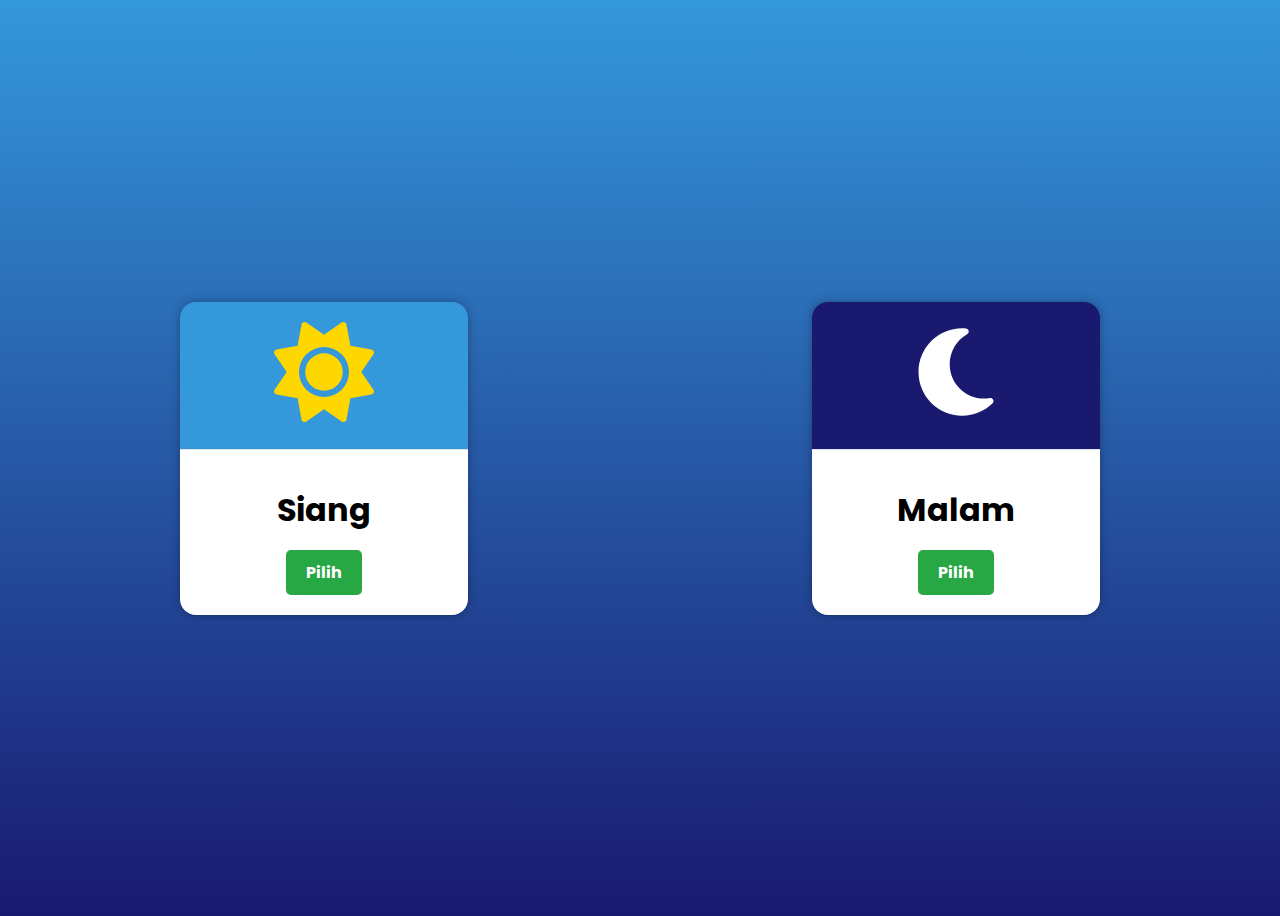
<file: index.html>
<!DOCTYPE html>
<html lang="en">

<head>
    <meta charset="UTF-8">
    <meta name="viewport" content="width=S, initial-scale=1.0">
    <link rel="stylesheet" href="style.css">
    <title>Home</title>
    <style>
        body {            
            background: linear-gradient(to bottom, #3498db, #191970);
        }

        .bg-day {
            background-color: #3498db;
        }

        .bg-night {
            background-color: #191970;
        }
    </style>
</head>

<body>
    <div class="container">
        <div class="card">
            <div class="card-header bg-day">
                <svg xmlns="http://www.w3.org/2000/svg" height="100" width="100" viewBox="0 0 512 512"
                    class="bi bi-brightness-high-fill">
                    <path fill="#FFD700"
                        d="M361.5 1.2c5 2.1 8.6 6.6 9.6 11.9L391 121l107.9 19.8c5.3 1 9.8 4.6 11.9 9.6s1.5 10.7-1.6 15.2L446.9 256l62.3 90.3c3.1 4.5 3.7 10.2 1.6 15.2s-6.6 8.6-11.9 9.6L391 391 371.1 498.9c-1 5.3-4.6 9.8-9.6 11.9s-10.7 1.5-15.2-1.6L256 446.9l-90.3 62.3c-4.5 3.1-10.2 3.7-15.2 1.6s-8.6-6.6-9.6-11.9L121 391 13.1 371.1c-5.3-1-9.8-4.6-11.9-9.6s-1.5-10.7 1.6-15.2L65.1 256 2.8 165.7c-3.1-4.5-3.7-10.2-1.6-15.2s6.6-8.6 11.9-9.6L121 121 140.9 13.1c1-5.3 4.6-9.8 9.6-11.9s10.7-1.5 15.2 1.6L256 65.1 346.3 2.8c4.5-3.1 10.2-3.7 15.2-1.6zM160 256a96 96 0 1 1 192 0 96 96 0 1 1 -192 0zm224 0a128 128 0 1 0 -256 0 128 128 0 1 0 256 0z" />
                </svg>
            </div>
            <div class="card-body">
                <h5 class="card-title">Siang</h5>
                <a href="menu-siang.html" class="btn btn-success">Pilih</a>
            </div>
        </div>
        <div class="card">
            <div class="card-header bg-night">
                <svg xmlns="http://www.w3.org/2000/svg" height="100" width="100" viewBox="0 0 384 512">
                    <path fill="#fff"
                        d="M223.5 32C100 32 0 132.3 0 256S100 480 223.5 480c60.6 0 115.5-24.2 155.8-63.4c5-4.9 6.3-12.5 3.1-18.7s-10.1-9.7-17-8.5c-9.8 1.7-19.8 2.6-30.1 2.6c-96.9 0-175.5-78.8-175.5-176c0-65.8 36-123.1 89.3-153.3c6.1-3.5 9.2-10.5 7.7-17.3s-7.3-11.9-14.3-12.5c-6.3-.5-12.6-.8-19-.8z" />
                </svg>
            </div>
            <div class="card-body">
                <h5 class="card-title">Malam</h5>
                <a href="menu-malam.html" class="btn btn-success">Pilih</a>
            </div>
        </div>
    </div>
</body>

</html>
</file>
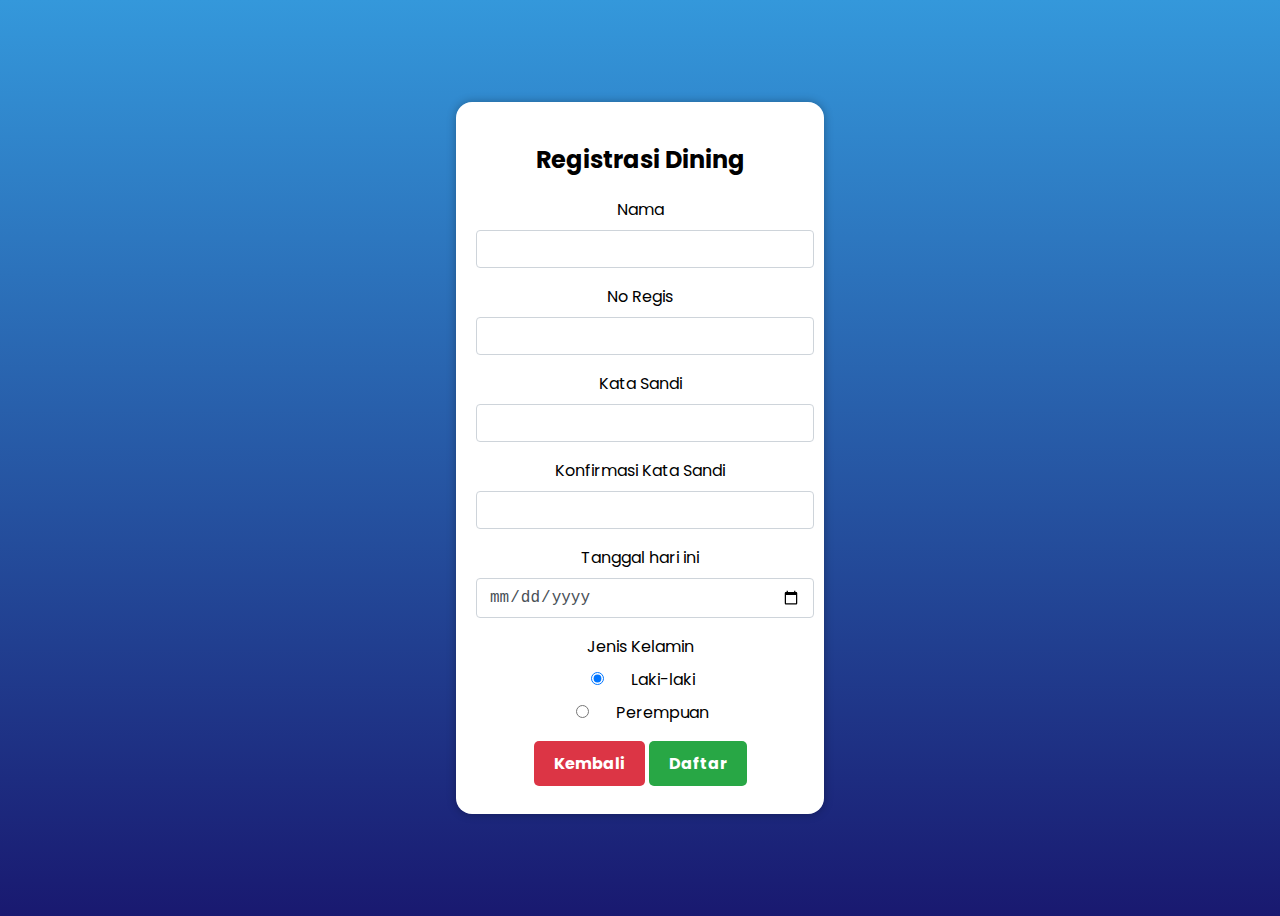
<file: dining.html>
<!DOCTYPE html>
<html lang="en">
<head>
    <meta charset="UTF-8">
    <meta name="viewport" content="width=device-width, initial-scale=1.0">
    <link rel="stylesheet" href="style.css">
    <title>Formulir Pendaftaran</title>
    <style>                
        body{
            background: linear-gradient(to bottom, #3498db, #191970);        
        }
    </style>
</head>
<body>
    <div class="container">        
        <div class="card" style="max-width: 35rem; min-width: 23rem;">
            <div class="card-body">
                <form method="POST">
                    <h2 class="mb-4 text-center">Registrasi Dining</h2>

                    <div class="mb-3">
                        <label for="nama" class="form-label">Nama</label>
                        <input type="text" id="nama" name="nama" class="form-control" required>
                    </div>

                    <div class="mb-3">
                        <label for="no_regis" class="form-label">No Regis</label>
                        <input type="number" id="no_regis" name="no_regis" class="form-control" required>
                    </div>

                    <div class="mb-3">
                        <label for="password" class="form-label">Kata Sandi</label>
                        <input type="password" id="password" name="password" class="form-control" required>
                    </div>

                    <div class="mb-3">
                        <label for="konfirmasi_password" class="form-label">Konfirmasi Kata Sandi</label>
                        <input type="password" id="konfirmasi_password" name="konfirmasi_password" class="form-control" required>
                    </div>

                    <div class="mb-3">
                        <label for="tanggal_lahir" class="form-label">Tanggal hari ini</label>
                        <input type="date" id="tanggal_lahir" name="tanggal_lahir" class="form-control" required>
                    </div>

                    <div class="mb-3">
                        <label class="form-label">Jenis Kelamin</label>
                        <div class="form-check">
                            <input type="radio" id="laki_laki" name="jenis_kelamin" value="laki-laki" class="form-check-input" checked>
                            <label for="laki_laki" class="form-check-label">Laki-laki</label>
                        </div>
                        <div class="form-check">
                            <input type="radio" id="perempuan" name="jenis_kelamin" value="perempuan" class="form-check-input">
                            <label for="perempuan" class="form-check-label">Perempuan</label>
                        </div>
                    </div>

                    <div class="my-2 text-center">
                        <a class="btn btn-danger" href="index.html">Kembali</a>
                        <a href="success.html" type="submit" class="btn btn-success">Daftar</a>
                    </div>
                </form>
            </div>
        </div>
    </div>    
</body>
</html>
</file>
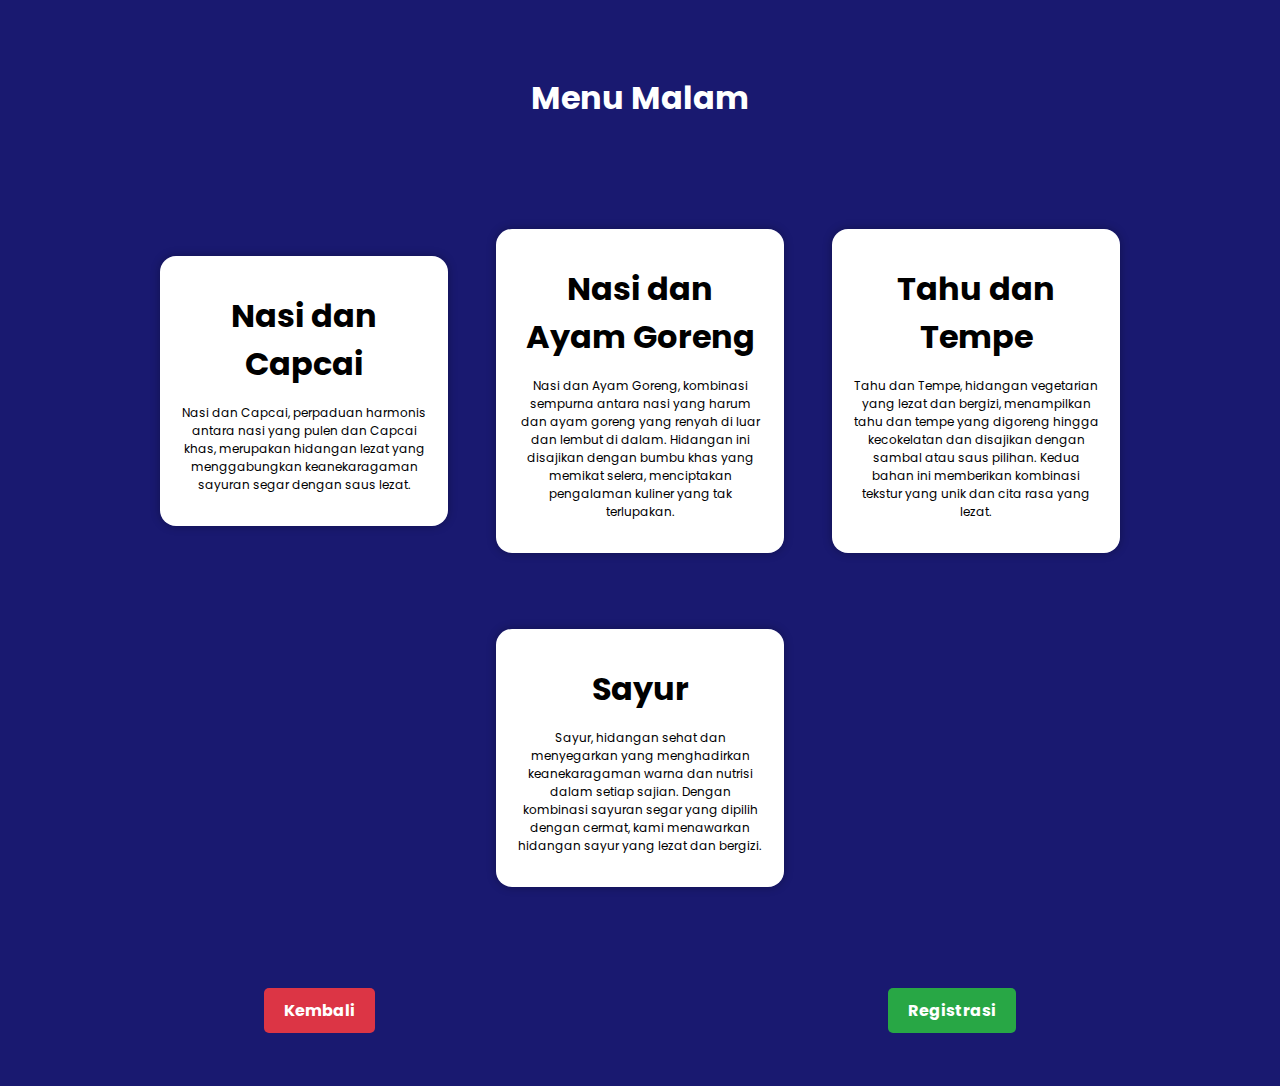
<file: menu-malam.html>
<!DOCTYPE html>
<html lang="en">
<head>
    <meta charset="UTF-8">
    <meta name="viewport" content="width=device-width, initial-scale=1.0">
    <link rel="stylesheet" href="style.css">
    <title>Menu Malam</title>
    <style>                
        body{            
            background-color: #191970;;        
        }       
    </style>
</head>
<body>
    <div class="container-menu">
        <div class="row">
            <div class="col-12 text-center my-5">
                <h1 class="text-light">Menu Malam</h1>
            </div>
            <div class="col-md-4 mb-3">
                <div class="card shadow">
                    <div class="card-body">
                      <h5 class="card-title mb-3">Nasi dan Capcai</h5>
                      <p class="card-text" style="font-size: 12px;">Nasi dan Capcai, perpaduan harmonis antara nasi yang pulen dan Capcai khas, merupakan hidangan lezat yang menggabungkan keanekaragaman sayuran segar dengan saus lezat.</p>
                    </div>
                  </div>
            </div>
            <div class="col-md-4 mb-3">
                <div class="card shadow">
                    <div class="card-body">
                      <h5 class="card-title mb-3">Nasi dan Ayam Goreng</h5>
                      <p class="card-text" style="font-size: 12px;">Nasi dan Ayam Goreng, kombinasi sempurna antara nasi yang harum dan ayam goreng yang renyah di luar dan lembut di dalam. Hidangan ini disajikan dengan bumbu khas yang memikat selera, menciptakan pengalaman kuliner yang tak terlupakan.</p>
                    </div>
                  </div>
            </div>
            <div class="col-md-4 mb-3">
                <div class="card shadow">
                    <div class="card-body">
                      <h5 class="card-title mb-3">Tahu dan Tempe</h5>
                      <p class="card-text" style="font-size: 12px;">Tahu dan Tempe, hidangan vegetarian yang lezat dan bergizi, menampilkan tahu dan tempe yang digoreng hingga kecokelatan dan disajikan dengan sambal atau saus pilihan. Kedua bahan ini memberikan kombinasi tekstur yang unik dan cita rasa yang lezat.</p>
                    </div>
                  </div>
            </div>
            <div class="col-md-4 mb-3">
                <div class="card shadow">
                    <div class="card-body">
                      <h5 class="card-title mb-3">Sayur</h5>
                      <p class="card-text" style="font-size: 12px;">Sayur, hidangan sehat dan menyegarkan yang menghadirkan keanekaragaman warna dan nutrisi dalam setiap sajian. Dengan kombinasi sayuran segar yang dipilih dengan cermat, kami menawarkan hidangan sayur yang lezat dan bergizi.</p>
                    </div>
                  </div>
            </div>
            <div class="col-12 my-5 button-between">
                <a class="btn btn-danger btn-lg" href="index.html">Kembali</a>
                <a class="btn btn-success btn-lg" href="dining.html">Registrasi</a>
            </div>
        </div>
    </div>
</body>
</html>
</file>
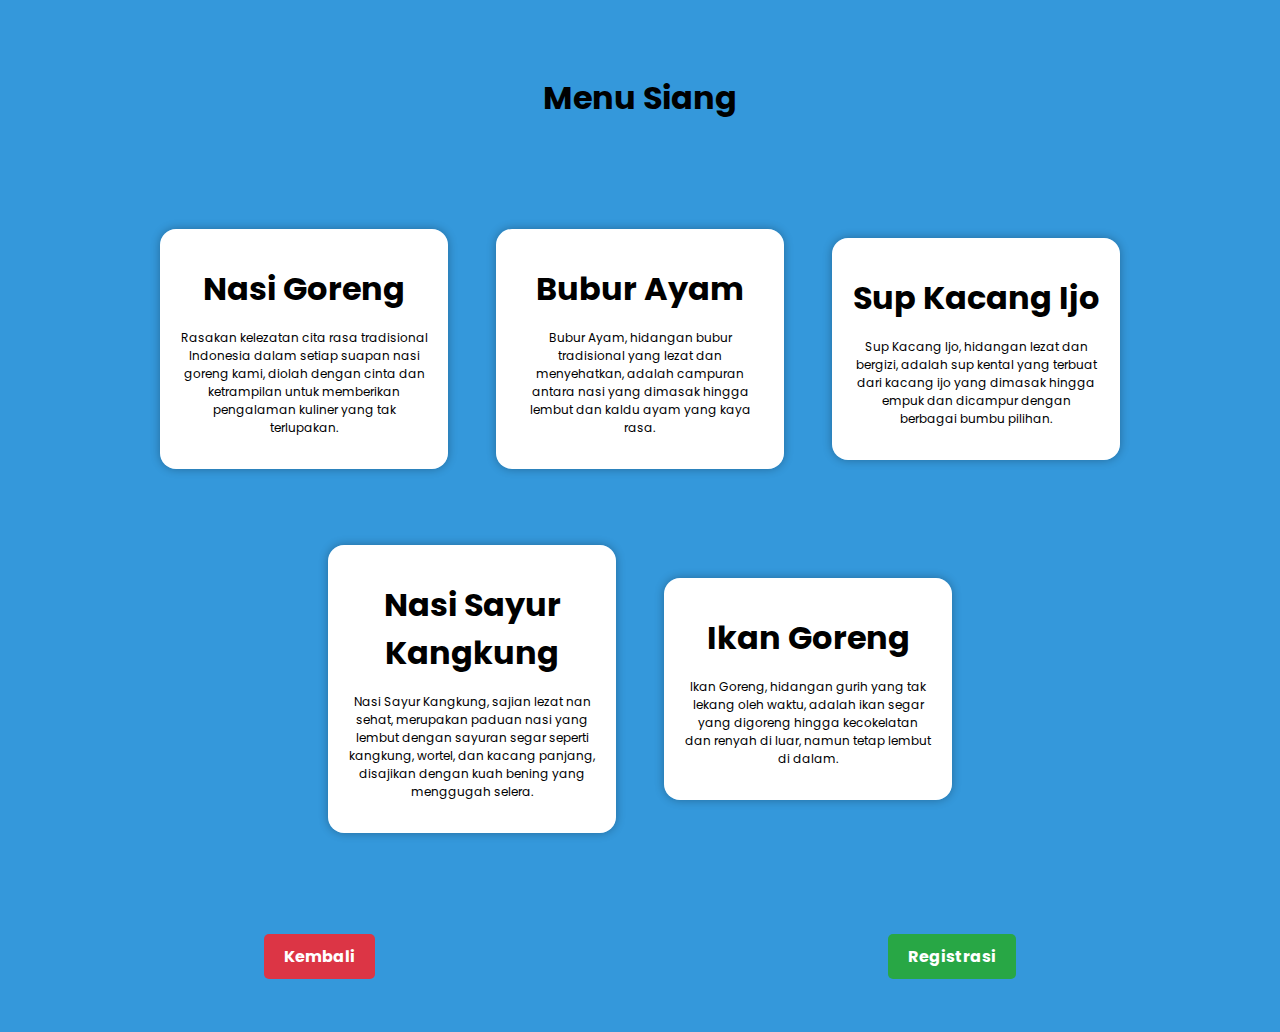
<file: menu-siang.html>
<!DOCTYPE html>
<html lang="en">

<head>
  <meta charset="UTF-8">
  <meta name="viewport" content="width=device-width, initial-scale=1.0">
  <link rel="stylesheet" href="style.css">
  <title>Menu Siang</title>
  <style>    
    body {      
      background-color: #3498db;      
    }
  </style>
</head>

<body>
  <div class="container-menu">
    <div class="row">
      <div class="col-12 text-center my-5">
        <h1>Menu Siang</h1>
      </div>
      <div class="col-md-4 mb-3">
        <div class="card">
          <div class="card-body">
            <h5 class="card-title fw-semibold mb-3">Nasi Goreng</h5>
            <p class="card-text" style="font-size: 12px;">Rasakan kelezatan cita rasa tradisional Indonesia dalam setiap
              suapan nasi goreng kami, diolah dengan cinta dan ketrampilan untuk memberikan pengalaman kuliner yang tak
              terlupakan.</p>
          </div>
        </div>
      </div>
      <div class="col-md-4 mb-3">
        <div class="card">
          <div class="card-body">
            <h5 class="card-title fw-semibold mb-3">Bubur Ayam</h5>
            <p class="card-text" style="font-size: 12px;">Bubur Ayam, hidangan bubur tradisional yang lezat dan
              menyehatkan, adalah campuran antara nasi yang dimasak hingga lembut dan kaldu ayam yang kaya rasa.</p>
          </div>
        </div>
      </div>
      <div class="col-md-4 mb-3">
        <div class="card">
          <div class="card-body">
            <h5 class="card-title fw-semibold mb-3">Sup Kacang Ijo</h5>
            <p class="card-text" style="font-size: 12px;">Sup Kacang Ijo, hidangan lezat dan bergizi, adalah sup kental
              yang terbuat dari kacang ijo yang dimasak hingga empuk dan dicampur dengan berbagai bumbu pilihan.</p>
          </div>
        </div>
      </div>
      <div class="col-md-4 mb-3">
        <div class="card">
          <div class="card-body">
            <h5 class="card-title fw-semibold mb-3">Nasi Sayur Kangkung</h5>
            <p class="card-text" style="font-size: 12px;">Nasi Sayur Kangkung, sajian lezat nan sehat, merupakan paduan
              nasi yang lembut dengan sayuran segar seperti kangkung, wortel, dan kacang panjang, disajikan dengan kuah
              bening yang menggugah selera.</p>
          </div>
        </div>
      </div>
      <div class="col-md-4 mb-3">
        <div class="card">
          <div class="card-body">
            <h5 class="card-title fw-semibold mb-3">Ikan Goreng</h5>
            <p class="card-text" style="font-size: 12px;">Ikan Goreng, hidangan gurih yang tak lekang oleh waktu, adalah
              ikan segar yang digoreng hingga kecokelatan dan renyah di luar, namun tetap lembut di dalam.</p>
          </div>
        </div>
      </div>
      <div class="col-12 my-5 button-between">
        <a class="btn btn-danger btn-lg" href="index.html">Kembali</a>
        <a class="btn btn-success btn-lg" href="dining.html">Registrasi</a>
      </div>
    </div>
  </div>
</body>

</html>
</file>
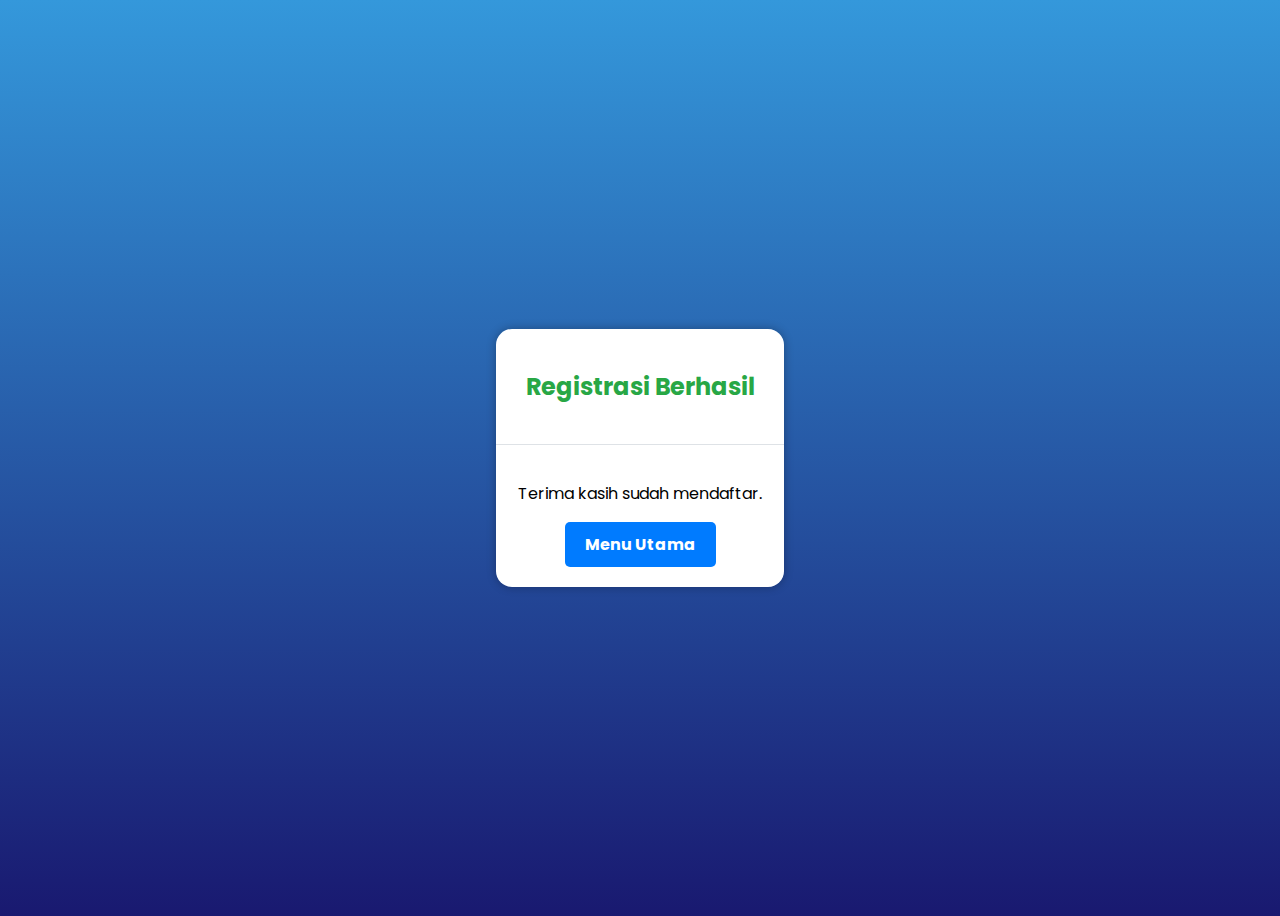
<file: success.html>
<!DOCTYPE html>
<html lang="en">
<head>
    <meta charset="UTF-8">
    <meta name="viewport" content="width=device-width, initial-scale=1.0">
    <title>Registration Berhasil</title>
    <link rel="stylesheet" href="style.css">
    <style>                
        body{            
            background: linear-gradient(to bottom, #3498db, #191970);        
        }
    </style>
</head>
<body>
    <div class="container">
        <div class="card">
            <div class="card-header">
                <h2 class="text-success">Registrasi Berhasil</h2>
            </div>            
            <div class="card-body">
                <p class="card-text lead">Terima kasih sudah mendaftar.</p>
                <div class="text-center mt-3">                    
                    <a class="btn btn-primary btn-sm" href="index.html">Menu Utama</a>                    
                </div>
            </div>
        </div>
    </div>
</body>
</html>
</file>
<file: style.css>
@import url('https://fonts.googleapis.com/css2?family=Poppins:wght@400;600;800&display=swap');

body{
    font-family: 'Poppins', sans-serif;
    overflow-x: hidden;
}

/* INDEX */
.container {    
    display: flex;
    flex-direction: column;
    align-items: center;
    justify-content: center;    
    min-height: 100vh;
}

/* MENU SIANG $ MENU MALAM*/
.container-menu {
    width: 100%;    
    margin-right: auto;
    margin-left: auto;
}

.row {
    display: flex;
    flex-direction: column;
    flex-wrap: wrap;
    align-items: center;
    justify-content: center; 
    gap: 20px;
}

.col-12 {
    flex: 0 0 100%;
    max-width: 100%;
}

.col-md-4 {
    flex: 0 0 33.333333%;
    max-width: 100%;
}

.form-label {
    display: block;
    margin-bottom: 0.5rem;
}

/* DINING */
.form-control {
    display: block;
    width: 100%;
    max-width: 95%;
    padding: 0.375rem 0.75rem;
    font-size: 1rem;
    line-height: 1.5;
    color: #495057;
    background-color: #fff;
    background-clip: padding-box;
    border: 1px solid #ced4da;
    border-radius: 0.25rem;
    transition: border-color 0.15s ease-in-out, box-shadow 0.15s ease-in-out;
}

.form-check {
    display: block;
    margin-bottom: 0.5rem;
}

.form-check-input {
    margin-top: 0.25rem;
}

.form-check-label {
    margin-left: 1.25rem;
    display: inline-block;
    font-weight: normal;
}

/* CSS jika layar lebih besar dari 768px */
@media (min-width: 768px) {
    .container {
        flex-direction: row;        
    }
    
    .container-menu{
        max-width: 1500px;        
    }

    .row{
        flex-direction: row;
    }

    .col-md-4 {
        flex: 0 0 25%;
        max-width: 25%;
    }
}

/* CARD */
.card {
    width: 18rem;    
    margin: 0 auto;
    margin-top: 20px;
    margin-bottom: 20px;    
    box-shadow: 0 0 10px rgba(0, 0, 0, 0.3);
    transition: box-shadow 0.3s;
    border: none;
    border-radius: 16px;
    overflow: hidden;
}

.card-header {
    text-align: center; 
    padding: 20px 0;
    background-color: #fff;
    border-bottom: 1px solid #dee2e6;
}

.card-body {
    background-color: #fff;
    text-align: center;
    padding: 20px;    
}

.card-title {
    font-weight: bold;
    font-size: 2rem;
    margin-top: 1rem;
    margin-bottom: 1rem;
}

/* BUTTON */
.btn {
    display: inline-block;
    padding: 10px 20px;
    font-size: 1rem;
    font-weight: bold;
    text-align: center;
    text-decoration: none;
    cursor: pointer;
    border: none;
    border-radius: 5px;
    transition: background-color 0.3s;
}

.btn-primary {
    background-color: #007bff;
    color: #fff;
}

.btn-primary:hover {
    background-color: #0056b3;
}

.btn-success {
    background-color: #28a745;
    color: #fff;
}

.btn-success:hover {
    background-color: #218838;
}

.btn-danger {
    background-color: #dc3545;
    color: #fff;
}

.btn-danger:hover {
    background-color: #c82333;
}

.button-between{
    display: flex;
    justify-content: space-around;
}

/* utils */
.text-light {
    color: #fff;
}

.text-center {
    text-align: center;
}

.text-success {
    color: #28a745;
}

.mb-3 {
    margin-bottom: 16px;
}

.mt-3 {
    margin-top: 16px;
}

.my-2 {
    margin-top: 8px;
    margin-bottom: 8px;
}

.my-5{
    margin-top: 45px;
    margin-bottom: 45px;
}
</file>
